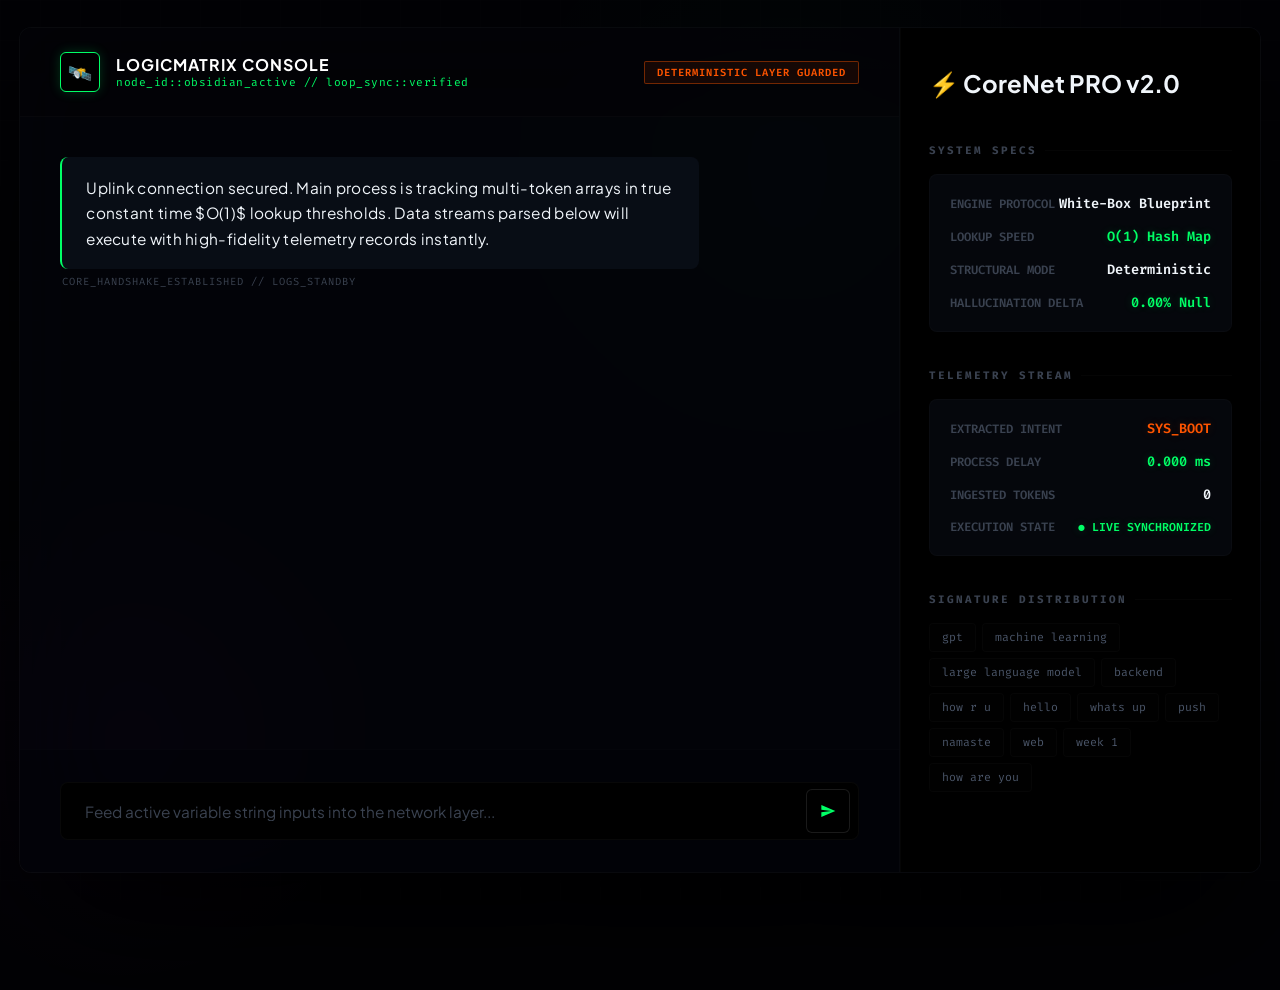
<file: project-1-chat-bot/index.html>
<!DOCTYPE html>
<html lang="en">
<head>
    <meta charset="UTF-8">
    <meta name="viewport" content="width=device-width, initial-scale=1.0">
    <title>LogicCore Core Matrix v2.0</title>
    <link rel="preconnect" href="https://fonts.googleapis.com">
    <link rel="preconnect" href="https://fonts.gstatic.com" crossorigin>
    <link href="https://fonts.googleapis.com/css2?family=Fira+Code:wght@400;500;600&family=Plus+Jakarta+Sans:wght@400;600;700&display=swap" rel="stylesheet">
    
    <style>
        :root {
            --obsidian-dark: #020205;
            --cyber-panel: rgba(7, 9, 15, 0.45);
            --neon-toxic: #00ff66;
            --neon-lava: #ff5500;
            --neon-matrix: #9d00ff;
            --text-glow: #f0f5fa;
            --text-dark: #3a4250;
            --font-main: 'Plus Jakarta Sans', sans-serif;
            --font-mono: 'Fira Code', monospace;
            --border-glow: 0 0 10px rgba(0, 255, 102, 0.1);
        }

        * {
            box-sizing: border-box;
            margin: 0;
            padding: 0;
            font-family: var(--font-main);
        }

        body {
            background-color: var(--obsidian-dark);
            color: var(--text-glow);
            height: 100vh;
            display: flex;
            align-items: center;
            justify-content: center;
            overflow: hidden;
            position: relative;
        }

        /* Moving Cyber Grid Mesh */
        body::before {
            content: '';
            position: absolute;
            inset: 0;
            background-image: 
                linear-gradient(rgba(255, 255, 255, 0.003) 1px, transparent 1px),
                linear-gradient(90deg, rgba(255, 255, 255, 0.003) 1px, transparent 1px);
            background-size: 40px 40px;
            z-index: 1;
            pointer-events: none;
        }

        /* Pulsing Bio-Luminescent Plasma Gradients */
        .plasma-glow-left {
            position: absolute;
            width: 500px;
            height: 500px;
            background: radial-gradient(circle, rgba(157, 0, 255, 0.04) 0%, rgba(0,0,0,0) 70%);
            bottom: -10%;
            left: -10%;
            z-index: 0;
            animation: magmaMove 10s infinite alternate ease-in-out;
        }

        .plasma-glow-right {
            position: absolute;
            width: 600px;
            height: 600px;
            background: radial-gradient(circle, rgba(0, 255, 102, 0.02) 0%, rgba(0,0,0,0) 70%);
            top: -15%;
            right: 15%;
            z-index: 0;
            animation: magmaMove 14s infinite alternate-reverse ease-in-out;
        }

        @keyframes magmaMove {
            0% { transform: scale(1) translate(0, 0); }
            100% { transform: scale(1.15) translate(30px, -20px); }
        }

        /* ─── NEW UNPREDICTABLE REVERSE CONSOLE WRAPPER ─── */
        .unpredictable-workspace {
            position: relative;
            z-index: 2;
            width: 97vw;
            height: 94vh;
            max-width: 1650px;
            background: var(--cyber-panel);
            backdrop-filter: blur(50px);
            border: 1px solid rgba(255, 255, 255, 0.02);
            border-radius: 12px;
            display: flex;
            box-shadow: 0 60px 150px rgba(0, 0, 0, 0.95);
            overflow: hidden;
        }

        /* ─── CENTER-LEFT: THE FLUID CHAT HUD ─── */
        .chat-canvas-core {
            flex: 1;
            display: flex;
            flex-direction: column;
            background: rgba(3, 4, 7, 0.2);
            border-right: 1px solid rgba(255, 255, 255, 0.02);
        }

        .console-top-hud {
            padding: 24px 40px;
            border-bottom: 1px solid rgba(255, 255, 255, 0.02);
            display: flex;
            align-items: center;
            justify-content: space-between;
            background: rgba(2, 2, 5, 0.5);
        }

        .hud-profile {
            display: flex;
            align-items: center;
            gap: 16px;
        }

        .hud-avatar-cyber {
            width: 40px;
            height: 40px;
            background: #000;
            border: 1px solid var(--neon-toxic);
            border-radius: 6px;
            display: flex;
            align-items: center;
            justify-content: center;
            font-size: 1.2rem;
            box-shadow: 0 0 12px rgba(0, 255, 102, 0.2);
        }

        .hud-title-block h1 {
            font-size: 1rem;
            font-weight: 700;
            letter-spacing: 1px;
            color: #fff;
            text-transform: uppercase;
        }

        .hud-subtitle {
            font-size: 0.7rem;
            color: var(--neon-toxic);
            font-family: var(--font-mono);
            letter-spacing: 0.5px;
        }

        .status-pill-cyber {
            border: 1px solid rgba(255, 85, 0, 0.4);
            background: rgba(255, 85, 0, 0.08);
            color: var(--neon-lava);
            padding: 4px 12px;
            font-size: 0.65rem;
            font-family: var(--font-mono);
            font-weight: 600;
            letter-spacing: 1px;
            border-radius: 2px;
        }

        /* EXPERIMENTAL TRANSMISSION CHANNELS */
        .streams-scroll-engine {
            flex: 1;
            padding: 40px;
            overflow-y: auto;
            display: flex;
            flex-direction: column;
            gap: 36px;
        }

        .streams-scroll-engine::-webkit-scrollbar { width: 3px; }
        .streams-scroll-engine::-webkit-scrollbar-thumb { background: rgba(255,255,255,0.02); }

        .packet-row {
            display: flex;
            flex-direction: column;
            max-width: 80%;
            opacity: 0;
            transform: scale(0.98) translateY(10px);
            animation: neuralUnfold 0.4s cubic-bezier(0.075, 0.82, 0.165, 1) forwards;
        }

        @keyframes neuralUnfold {
            to { opacity: 1; transform: scale(1) translateY(0); }
        }

        .packet-row.node-ingress { align-self: flex-start; }
        .packet-row.node-egress { align-self: flex-end; max-width: 70%; }

        .bubble-obsidian {
            padding: 18px 24px;
            border-radius: 8px;
            font-size: 0.96rem;
            line-height: 1.65;
            letter-spacing: 0.3px;
        }

        .node-ingress .bubble-obsidian {
            background: rgba(10, 15, 26, 0.8);
            border-left: 2px solid var(--neon-toxic);
            color: var(--text-glow);
        }

        .node-egress .bubble-obsidian {
            background: linear-gradient(135deg, #fff 0%, #e2e8f0 100%);
            color: #020205;
            font-weight: 500;
            box-shadow: 0 10px 30px rgba(255,255,255,0.02);
        }

        .packet-timestamp {
            font-family: var(--font-mono);
            font-size: 0.65rem;
            color: var(--text-dark);
            text-transform: uppercase;
            letter-spacing: 1px;
            margin-top: 6px;
            padding: 0 2px;
        }
        .node-egress .packet-timestamp { align-self: flex-end; }

        /* CYBER MATRIX INPUT CONTROLS */
        .console-dock-footer {
            padding: 32px 40px;
            background: rgba(2,2,5,0.4);
            border-top: 1px solid rgba(255, 255, 255, 0.01);
        }

        .cyber-input-field {
            background: #000;
            border: 1px solid rgba(255, 255, 255, 0.03);
            border-radius: 8px;
            display: flex;
            align-items: center;
            padding: 6px 8px 6px 24px;
            transition: all 0.3s ease;
        }

        .cyber-input-field:focus-within {
            border-color: var(--neon-toxic);
            box-shadow: var(--border-glow);
        }

        .cyber-input-field input {
            flex: 1;
            background: transparent;
            border: none;
            outline: none;
            color: #fff;
            font-size: 0.96rem;
            padding: 12px 0;
        }

        .cyber-input-field input::placeholder {
            color: var(--text-dark);
        }

        .matrix-trigger-btn {
            background: #000;
            border: 1px solid rgba(255,255,255,0.1);
            color: var(--neon-toxic);
            cursor: pointer;
            width: 44px;
            height: 44px;
            display: flex;
            align-items: center;
            justify-content: center;
            border-radius: 6px;
            transition: all 0.2s ease;
        }

        .matrix-trigger-btn:hover {
            background: var(--neon-toxic);
            color: #000;
            box-shadow: var(--border-glow);
        }

        /* ─── RIGHT SIDEBAR: UNPREDICTABLE METRIC STATION ─── */
        .right-telemetry-station {
            width: 360px;
            background: #000000;
            display: flex;
            flex-direction: column;
            padding: 40px 28px;
            gap: 36px;
            border-left: 1px solid rgba(255, 255, 255, 0.02);
        }

        .cyber-hud-title {
            font-family: var(--font-mono);
            font-size: 0.68rem;
            color: var(--text-dark);
            font-weight: 700;
            text-transform: uppercase;
            letter-spacing: 2px;
            margin-bottom: 16px;
            display: flex;
            align-items: center;
            gap: 8px;
        }

        .cyber-hud-title::after {
            content: '';
            flex: 1;
            height: 1px;
            background: rgba(255,255,255,0.02);
        }

        .obsidian-matrix-box {
            background: rgba(7, 9, 15, 0.8);
            border: 1px solid rgba(255,255,255,0.02);
            border-radius: 8px;
            padding: 20px;
            display: flex;
            flex-direction: column;
            gap: 16px;
        }

        .obsidian-row {
            display: flex;
            justify-content: space-between;
            align-items: center;
        }

        .o-lbl {
            font-size: 0.76rem;
            color: var(--text-dark);
            font-weight: 600;
            text-transform: uppercase;
            font-family: var(--font-mono);
        }

        .o-val {
            font-family: var(--font-mono);
            font-size: 0.85rem;
            color: var(--text-glow);
            font-weight: 600;
        }

        .o-val.toxic { color: var(--neon-toxic); text-shadow: 0 0 10px rgba(0, 255, 102, 0.2); }
        .o-val.lava { color: var(--neon-lava); text-shadow: 0 0 10px rgba(255, 85, 0, 0.2); }

        .cyber-cloud-cluster {
            display: flex;
            flex-wrap: wrap;
            gap: 6px;
        }

        .matrix-chip-node {
            background: rgba(255, 255, 255, 0.005);
            border: 1px solid rgba(255,255,255,0.02);
            padding: 6px 12px;
            font-size: 0.72rem;
            border-radius: 4px;
            color: #4a5568;
            font-family: var(--font-mono);
            cursor: pointer;
            transition: all 0.2s ease;
        }

        .matrix-chip-node:hover {
            border-color: var(--neon-lava);
            color: #fff;
            background: rgba(255, 85, 0, 0.03);
        }

        /* LIQUID PULSE LOADING STATE */
        .quantum-loader {
            display: none;
            align-self: flex-start;
            padding: 16px 24px;
            background: rgba(10, 15, 26, 0.4);
            border-radius: 8px;
            border-left: 2px solid var(--neon-lava);
            gap: 6px;
            margin-left: 40px;
            margin-bottom: 20px;
        }

        .quantum-dot {
            width: 4px;
            height: 4px;
            background: var(--neon-lava);
            border-radius: 50%;
            animation: quantumPulse 1.2s infinite ease-in-out both;
        }
        .quantum-dot:nth-child(2) { animation-delay: 0.2s; }
        .quantum-dot:nth-child(3) { animation-delay: 0.4s; }

        @keyframes quantumPulse {
            0%, 100% { transform: scale(0.8); opacity: 0.2; }
            50% { transform: scale(1.5); opacity: 1; box-shadow: 0 0 8px var(--neon-lava); }
        }
    </style>
</head>
<body>

    <div class="plasma-glow-left"></div>
    <div class="plasma-glow-right"></div>

    <div class="premium-dashboard-wrapper unpredictable-workspace">
        
        <main class="chat-canvas-core">
            <header class="console-top-hud">
                <div class="hud-profile">
                    <div class="hud-avatar-cyber">🛰️</div>
                    <div class="hud-title-block">
                        <h1>LogicMatrix Console</h1>
                        <div class="hud-subtitle">node_id::obsidian_active // loop_sync::verified</div>
                    </div>
                </div>
                <span class="status-pill-cyber">DETERMINISTIC LAYER GUARDED</span>
            </header>

            <section class="streams-scroll-engine" id="matrixScrollBox">
                <div class="packet-row node-ingress">
                    <div class="bubble-obsidian">
                        Uplink connection secured. Main process is tracking multi-token arrays in true constant time $O(1)$ lookup thresholds. Data streams parsed below will execute with high-fidelity telemetry records instantly.
                    </div>
                    <div class="packet-timestamp">core_handshake_established // logs_standby</div>
                </div>
            </section>

            <div class="quantum-loader" id="quantumLoader">
                <div class="quantum-dot"></div><div class="quantum-dot"></div><div class="quantum-dot"></div>
            </div>

            <footer class="console-dock-footer">
                <div class="cyber-input-field">
                    <input type="text" id="matrixQueryInput" placeholder="Feed active variable string inputs into the network layer..." required>
                    <button class="matrix-trigger-btn" id="triggerQueryBtn">
                        <svg viewBox="0 0 24 24" width="16" height="16">
                            <path fill="currentColor" d="M2,21L23,12L2,3V10L17,12L2,14V21Z" />
                        </svg>
                    </button>
                </div>
            </footer>
        </main>

        <aside class="right-telemetry-station">
            <div class="brand-header" style="margin-bottom: 8px;">
                <h2>⚡ CoreNet <span class="pro-badge">PRO v2.0</span></h2>
            </div>
            
            <div>
                <div class="cyber-hud-title">System Specs</div>
                <div class="obsidian-matrix-box">
                    <div class="obsidian-row"><span class="o-lbl">Engine Protocol</span><span class="o-val">White-Box Blueprint</span></div>
                    <div class="obsidian-row"><span class="o-lbl">Lookup Speed</span><span class="o-val toxic">O(1) Hash Map</span></div>
                    <div class="obsidian-row"><span class="o-lbl">Structural Mode</span><span class="o-val">Deterministic</span></div>
                    <div class="obsidian-row"><span class="o-lbl">Hallucination Delta</span><span class="o-val toxic">0.00% Null</span></div>
                </div>
            </div>

            <div>
                <div class="cyber-hud-title">Telemetry Stream</div>
                <div class="obsidian-matrix-box">
                    <div class="obsidian-row"><span class="o-lbl">Extracted Intent</span><span class="o-val lava" id="teleIntent">SYS_BOOT</span></div>
                    <div class="obsidian-row"><span class="o-lbl">Process Delay</span><span class="o-val toxic" id="teleLatency">0.000 ms</span></div>
                    <div class="obsidian-row"><span class="o-lbl">Ingested Tokens</span><span class="o-val" id="teleTokens">0</span></div>
                    <div class="obsidian-row"><span class="o-lbl">Execution State</span><span class="o-val toxic" style="font-size: 0.72rem;">● LIVE SYNCHRONIZED</span></div>
                </div>
            </div>

            <div>
                <div class="cyber-hud-title">Signature Distribution</div>
                <div class="cyber-cloud-cluster" id="matrixCloudCluster">
                    </div>
            </div>
        </aside>

    </div>

    <script>
        const matrixIntents = new Map([
            ['greeting', {
                keywords: ['hello', 'hi', 'hey', 'dear', 'sup', 'greetings', 'namaste'],
                responses: [
                    'Hey! Awesome to connect with you. How is your day going? 😊',
                    'Hello there! Great to chat with you today. What are we working on?',
                    'Hi! I am fully active and ready to help. What is on your mind?'
                ]
            }],
            ['wellbeing', {
                keywords: ['how are you', 'how r u', 'doing good', 'you good', 'fine', 'whats up'],
                responses: [
                    'I am doing great, thank you so much for asking! Hope you are having an amazing day too. ✨',
                    'All my logical paths are running perfectly smoothly! Ready to smash some code questions.',
                    'Everything is optimal on my side! I am wide awake and ready to crunch data.'
                ]
            }],
            ['python', {
                keywords: ['python', 'py', 'scripting', 'list', 'tuple', 'dictionary'],
                responses: [
                    'Ah, Python! It handles dictionaries with lightning-fast O(1) performance, which is why this exact search takes zero time.',
                    'In Python, clean indentation and readable code are super important. It makes debugging feel like a breeze!',
                    'Need help with Python? Just remember: clear and simple code always wins over overly clever solutions.'
                ]
            }],
            ['frontend', {
                keywords: ['html', 'css', 'javascript', 'js', 'frontend', 'ui', 'ux', 'web'],
                responses: [
                    'Frontend design is where the magic happens! This clean, responsive dashboard uses pure CSS transitions and modern text frames.',
                    'JavaScript is the powerhouse here—it captures your messages dynamically and types back instantly without full page reloads.',
                    'Love the interface? It scales beautifully on multiple devices using CSS-3 properties and fluid viewport styling!'
                ]
            }],
            ['backend', {
                keywords: ['backend', 'server', 'flask', 'django', 'node', 'api'],
                responses: [
                    'The backend is the brain behind the scenes! Frameworks like Flask help design fast, clean APIs to pass parameters around.',
                    'Since we are on GitHub Pages, we use premium client-side client engines for maximum speed without full heavy servers.',
                    'APIs connect different applications together. Next week, we will upgrade this logic from strict words to vector spaces!'
                ]
            }],
            ['database', {
                keywords: ['database', 'sql', 'mongodb', 'query', 'data', 'storage'],
                responses: [
                    'Databases keep your critical information safe. Think of a structured map as a local, ultra-fast data vault.',
                    'SQL tables keep everything beautifully organized and linked, while NoSQL documents are great for loose, flexible JSON files.',
                    'Properly indexing database columns stops lag completely, dropping search time down from linear to constant intervals!'
                ]
            }],
            ['ai_concepts', {
                keywords: ['ai', 'artificial intelligence', 'machine learning', 'ml', 'deep learning'],
                responses: [
                    'AI is a huge world! Mastering reliable hardcoded logic loops first is the golden rule before diving into complex black-box nets.',
                    'Deep neural weights adapt automatically, but they can break safety compliance unless they have strict logical locks.',
                    'While learning systems guess trends based on historical data, rule engines define the absolute safety parameters.'
                ]
            }],
            ['llm', {
                keywords: ['llm', 'large language model', 'gpt', 'gemini', 'hallucination'],
                responses: [
                    'LLMs are brilliant probability engines, but they tend to make things up (hallucinate) without solid guardrail frameworks.',
                    'Systems like NVIDIA NeMo and Llama Guard act like strict digital security filters right on top of raw language predictions.',
                    'While a neural core statistically guesses words, hardcoded logic skeletons make sure everything stays completely safe.'
                ]
            }],
            ['git', {
                keywords: ['git', 'github', 'repository', 'commit', 'push', 'repo'],
                responses: [
                    'Git is a lifesaver for tracking code! Writing clear, neat commit summaries is the secret trademark of a senior dev.',
                    'Hosting direct via github.io is fantastic because it lets you deliver production builds straight from your main branch.',
                    'Quick pipeline reminder for your terminal: git add . -> git commit -m "update" -> git push origin main.'
                ]
            }],
            ['bugs', {
                keywords: ['bug', 'error', 'debug', 'fail', 'crash', 'not working', 'issue'],
                responses: [
                    'Don\'t sweat it, bugs happen to everyone! Check your terminal trace lines carefully; the code usually tells you exactly where it broke.',
                    'Fun fact: 95% of compilation errors are just simple typos, missing commas, or misaligned brackets. Check your syntax!',
                    'Look at bugs as friendly flags—they show you exactly where the application needs to be reinforced before launch.'
                ]
            }],
            ['internship', {
                keywords: ['task', 'project', 'week 1', 'internship', 'decodelabs', 'work'],
                responses: [
                    'For DecodeLabs Task 1, our mission is to build a rock-solid, verifiable Input-Process-Output loop.',
                    'This project is designed to be the foundation layer before we step into next week\'s advanced modules!',
                    'Current milestone goal: Sanitize the input (.lower().strip()) properly before matching thresholds.'
                ]
            }],
            ['motivation', {
                keywords: ['tired', 'hard', 'stuck', 'boring', 'motivation', 'inspire'],
                responses: [
                    'Keep pushing, you are doing incredible! Great software takes patience, debugging, and continuous iterations. 🚀',
                    'Don\'t just try to cross the finish line—build something premium that you can proudly showcase on your live portfolio!',
                    'Break massive, heavy engineering problems into tiny bite-sized blocks. Big apps succeed when small units stabilize.'
                ]
            }]
        ]);

        // DOM Setup Nodes
        const matrixScrollBox = document.getElementById('matrixScrollBox');
        const matrixQueryInput = document.getElementById('matrixQueryInput');
        const triggerQueryBtn = document.getElementById('triggerQueryBtn');
        const quantumLoader = document.getElementById('quantumLoader');
        const matrixCloudCluster = document.getElementById('matrixCloudCluster');
        
        // Live Panel Nodes
        const teleIntent = document.getElementById('teleIntent');
        const teleLatency = document.getElementById('teleLatency');
        const teleTokens = document.getElementById('teleTokens');

        // Dynamically cluster tokens array
        let rawClusterList = [];
        matrixIntents.forEach(entry => rawClusterList.push(...entry.keywords));
        rawClusterList.sort(() => 0.5 - Math.random()).slice(0, 12).forEach(tokenKey => {
            const nodeChip = document.createElement('span');
            nodeChip.className = 'matrix-chip-node';
            nodeChip.textContent = tokenKey;
            nodeChip.onclick = () => { matrixQueryInput.value = `Parse query sequence details for ${tokenKey}`; matrixQueryInput.focus(); };
            matrixCloudCluster.appendChild(nodeChip);
        });

        // Main Matrix Processing Thread
        function executeMatrixTransaction() {
            const currentStringFeed = matrixQueryInput.value;
            if (!currentStringFeed.trim()) return;

            const microTimerStart = performance.now(); // Microsecond benchmark capture
            
            // Render User Block node
            renderMatrixBlock(currentStringFeed, 'node-egress', 'ingress_packet_stream');
            matrixQueryInput.value = '';

            const normalizedStreamString = currentStringFeed.toLowerCase().trim();
            const quantifiedTokensCount = currentStringFeed.split(/\s+/).length;

            // Trigger Pulse Loading Area
            quantumLoader.style.display = 'flex';
            matrixScrollBox.scrollTop = matrixScrollBox.scrollHeight;

            setTimeout(() => {
                let activeMatrixIntent = 'NULL_EXCEPTION';
                let analyticalBotReply = "Input exception. The parsed sequence doesn't intersect with the existing logical rules matrix. Modify input parameters.";

                if (normalizedStreamString.includes('exit') || normalizedStreamString.includes('quit') || normalizedStreamString.includes('bye')) {
                    activeMatrixIntent = 'KILL_SIGNAL_OK';
                    analyticalBotReply = "Kill command verified. Client handshake disconnected safely. Matrix loop shifted to passive idle.";
                } else {
                    for (let [intentKey, intentData] of matrixIntents) {
                        const directMatch = intentData.keywords.find(keyword => normalizedStreamString.includes(keyword));
                        if (directMatch) {
                            activeMatrixIntent = intentKey.toUpperCase();
                            analyticalBotReply = intentData.responses[Math.floor(Math.random() * intentData.responses.length)];
                            break;
                        }
                    }
                }

                const microTimerEnd = performance.now();
                const absoluteLatencyMetric = (microTimerEnd - microTimerStart).toFixed(3);

                // Re-sync Data HUD panels
                teleIntent.textContent = activeMatrixIntent;
                teleLatency.textContent = `${absoluteLatencyMetric} ms`;
                teleTokens.textContent = quantifiedTokensCount;

                // Close active loader and start typewriter scroll
                quantumLoader.style.display = 'none';
                renderMatrixTypewriter(analyticalBotReply, activeMatrixIntent.toLowerCase());

            }, 450); 
        }

        function renderMatrixBlock(text, CSSClassToken, metadataFlag) {
            const blockContainer = document.createElement('div');
            blockContainer.className = `packet-row ${CSSClassToken}`;
            blockContainer.innerHTML = `
                <div class="bubble-obsidian">${text}</div>
                <div class="packet-timestamp">${metadataFlag} // time_stamp::${new Date().toLocaleTimeString()}</div>
            `;
            matrixScrollBox.appendChild(blockContainer);
            matrixScrollBox.scrollTop = matrixScrollBox.scrollHeight;
        }

        function renderMatrixTypewriter(replyTextString, matchedIntentTag) {
            const masterNode = document.createElement('div');
            masterNode.className = 'packet-row node-ingress';
            
            const interactiveBubbleNode = document.createElement('div');
            interactiveBubbleNode.className = 'bubble-obsidian';
            masterNode.appendChild(interactiveBubbleNode);
            
            const logsMetaHeaderBlock = document.createElement('div');
            logsMetaHeaderBlock.className = 'packet-timestamp';
            logsMetaHeaderBlock.textContent = `node_signature::${matchedIntentTag}_egress_packet`;
            masterNode.appendChild(logsMetaHeaderBlock);
            
            matrixScrollBox.appendChild(masterNode);

            let arraySplitWords = replyTextString.split(' ');
            let wordPtr = 0;
            interactiveBubbleNode.textContent = '';
            
            function printSegmentCycle() {
                if (wordPtr < arraySplitWords.length) {
                    interactiveBubbleNode.textContent += (wordPtr === 0 ? '' : ' ') + arraySplitWords[wordPtr];
                    wordPtr++;
                    matrixScrollBox.scrollTop = matrixScrollBox.scrollHeight;
                    setTimeout(printSegmentCycle, 18); 
                }
            }
            printSegmentCycle();
        }

        // Listener Triggers
        triggerQueryBtn.onclick = executeMatrixTransaction;
        matrixQueryInput.onkeypress = (e) => { if (e.key === 'Enter') executeMatrixTransaction(); };
    </script>
</body>
</html>



<!-- <!DOCTYPE html>
<html lang="en">
<head>
    <meta charset="UTF-8">
    <meta name="viewport" content="width=device-width, initial-scale=1.0">
    <title>LogicCore AI Pro — Next-Gen Guardrail Hub</title>
    <link rel="preconnect" href="https://fonts.googleapis.com">
    <link rel="preconnect" href="https://fonts.gstatic.com" crossorigin>
    <link href="https://fonts.googleapis.com/css2?family=Fira+Code:wght@400;500;600&family=Plus+Jakarta+Sans:wght@300;400;500;600;700&display=swap" rel="stylesheet">
    
    <style>
        :root {
            --bg-deep: #030508;
            --surface-panel: rgba(10, 15, 26, 0.75);
            --border-line: rgba(255, 255, 255, 0.04);
            --neon-cyan: #00f3ff;
            --neon-purple: #9d00ff;
            --neon-green: #39d353;
            --text-ghost: #f0f4f8;
            --text-dim: #7d8997;
            --font-main: 'Plus Jakarta Sans', sans-serif;
            --font-mono: 'Fira Code', monospace;
        }

        * {
            box-sizing: border-box;
            margin: 0;
            padding: 0;
            font-family: var(--font-main);
        }

        body {
            background-color: var(--bg-deep);
            color: var(--text-ghost);
            height: 100vh;
            display: flex;
            align-items: center;
            justify-content: center;
            overflow: hidden;
            position: relative;
        }

        /* Ambient Dynamic Floating Aura Gradients */
        .ambient-glow-1 {
            position: absolute;
            width: 600px;
            height: 600px;
            background: radial-gradient(circle, rgba(0, 243, 255, 0.06) 0%, rgba(0,0,0,0) 70%);
            top: -20%;
            left: -10%;
            pointer-events: none;
            animation: floatingGlow 12s infinite alternate ease-in-out;
        }

        .ambient-glow-2 {
            position: absolute;
            width: 700px;
            height: 700px;
            background: radial-gradient(circle, rgba(157, 0, 255, 0.04) 0%, rgba(0,0,0,0) 70%);
            bottom: -20%;
            right: -10%;
            pointer-events: none;
            animation: floatingGlow 15s infinite alternate-reverse ease-in-out;
        }

        @keyframes floatingGlow {
            0% { transform: translateY(0) scale(1); }
            100% { transform: translateY(40px) scale(1.1); }
        }

        .premium-dashboard-wrapper {
            position: relative;
            z-index: 2;
            width: 96vw;
            height: 92vh;
            max-width: 1600px;
            background: var(--surface-panel);
            backdrop-filter: blur(40px);
            border: 1px solid var(--border-line);
            border-radius: 24px;
            display: flex;
            box-shadow: 0 50px 120px rgba(0, 0, 0, 0.9), inset 0 1px 2px rgba(255,255,255,0.05);
            overflow: hidden;
        }

        /* ─── SIDEBAR ARCHITECTURE PANEL ─── */
        .sidebar {
            width: 360px;
            border-right: 1px solid var(--border-line);
            background: rgba(5, 7, 12, 0.9);
            display: flex;
            flex-direction: column;
            padding: 36px 28px;
            gap: 32px;
        }

        .brand-header h2 {
            font-size: 1.15rem;
            font-weight: 700;
            letter-spacing: 2.5px;
            text-transform: uppercase;
            color: #fff;
            display: flex;
            align-items: center;
            gap: 12px;
        }

        .pro-badge {
            background: linear-gradient(135deg, rgba(0, 243, 255, 0.12) 0%, rgba(157, 0, 255, 0.12) 100%);
            color: var(--neon-cyan);
            border: 1px solid rgba(0, 243, 255, 0.4);
            padding: 4px 12px;
            font-size: 0.65rem;
            font-family: var(--font-mono);
            border-radius: 6px;
            font-weight: 600;
            letter-spacing: 1.5px;
            box-shadow: 0 0 15px rgba(0, 243, 255, 0.15);
        }

        .section-title {
            font-size: 0.7rem;
            color: var(--text-dim);
            font-weight: 700;
            text-transform: uppercase;
            letter-spacing: 2px;
            margin-bottom: 14px;
            display: flex;
            align-items: center;
            gap: 8px;
        }

        .section-title::after {
            content: '';
            flex: 1;
            height: 1px;
            background: rgba(255,255,255,0.03);
        }

        .telemetry-card {
            background: linear-gradient(145deg, rgba(14, 20, 33, 0.4) 0%, rgba(8, 11, 18, 0.3) 100%);
            border: 1px solid var(--border-line);
            border-radius: 14px;
            padding: 20px;
            display: flex;
            flex-direction: column;
            gap: 16px;
            transition: all 0.4s cubic-bezier(0.16, 1, 0.3, 1);
        }

        .telemetry-card:hover {
            border-color: rgba(0, 243, 255, 0.25);
            background: rgba(14, 20, 33, 0.55);
            box-shadow: 0 10px 30px rgba(0,0,0,0.3);
        }

        .telemetry-row {
            display: flex;
            justify-content: space-between;
            align-items: center;
        }

        .t-label {
            font-size: 0.78rem;
            color: var(--text-dim);
            font-weight: 500;
        }

        .t-value {
            font-family: var(--font-mono);
            font-size: 0.85rem;
            color: #fff;
            font-weight: 600;
        }

        .t-value.cyan { color: var(--neon-cyan); text-shadow: 0 0 12px rgba(0, 243, 255, 0.35); }
        .t-value.green { color: var(--neon-green); text-shadow: 0 0 12px rgba(57, 211, 83, 0.35); }

        .token-matrix {
            display: flex;
            flex-wrap: wrap;
            gap: 6px;
        }

        .matrix-chip {
            background: rgba(255, 255, 255, 0.015);
            border: 1px solid var(--border-line);
            padding: 7px 14px;
            font-size: 0.75rem;
            border-radius: 8px;
            color: var(--text-dim);
            font-family: var(--font-mono);
            cursor: pointer;
            transition: all 0.25s cubic-bezier(0.16, 1, 0.3, 1);
        }

        .matrix-chip:hover {
            border-color: var(--neon-cyan);
            color: #fff;
            background: rgba(0, 243, 255, 0.04);
            transform: translateY(-2px);
            box-shadow: 0 0 15px rgba(0, 243, 255, 0.1);
        }

        /* ─── MAIN CONSOLE CONTAINER ─── */
        .main-console {
            flex: 1;
            display: flex;
            flex-direction: column;
            background: rgba(4, 6, 9, 0.15);
        }

        .console-header {
            padding: 28px 36px;
            border-bottom: 1px solid var(--border-line);
            display: flex;
            align-items: center;
            justify-content: space-between;
            background: rgba(5, 7, 12, 0.4);
        }

        .console-profile-block {
            display: flex;
            align-items: center;
            gap: 18px;
        }

        .avatar-frame {
            width: 48px;
            height: 48px;
            background: linear-gradient(135deg, #0b111e 0%, #131d33 100%);
            border: 1px solid rgba(255, 255, 255, 0.06);
            border-radius: 14px;
            display: flex;
            align-items: center;
            justify-content: center;
            font-size: 1.5rem;
            position: relative;
            box-shadow: 0 8px 20px rgba(0,0,0,0.4);
        }

        .live-status-dot {
            position: absolute;
            bottom: -3px;
            right: -3px;
            width: 11px;
            height: 11px;
            background: var(--neon-green);
            border-radius: 50%;
            border: 2.5px solid #05070c;
            box-shadow: 0 0 12px var(--neon-green);
        }

        .console-title-text h1 {
            font-size: 1.1rem;
            color: #fff;
            font-weight: 700;
            letter-spacing: 0.5px;
        }

        .console-subtitle {
            font-size: 0.75rem;
            color: var(--text-dim);
            font-family: var(--font-mono);
            margin-top: 3px;
            opacity: 0.8;
        }

        /* HIGH-END CONVERSATION BLOCKS */
        .streams-scroll-area {
            flex: 1;
            padding: 36px;
            overflow-y: auto;
            display: flex;
            flex-direction: column;
            gap: 32px;
        }

        /* Premium Minimalist Scrollbar Customization */
        .streams-scroll-area::-webkit-scrollbar { width: 5px; }
        .streams-scroll-area::-webkit-scrollbar-track { background: transparent; }
        .streams-scroll-area::-webkit-scrollbar-thumb { background: rgba(255,255,255,0.03); border-radius: 20px; }
        .streams-scroll-area::-webkit-scrollbar-thumb:hover { background: rgba(255,255,255,0.08); }

        .message-node {
            display: flex;
            flex-direction: column;
            max-width: 78%;
            opacity: 0;
            transform: translateY(16px);
            animation: smoothReveal 0.45s cubic-bezier(0.16, 1, 0.3, 1) forwards;
        }

        @keyframes smoothReveal {
            to { opacity: 1; transform: translateY(0); }
        }

        .message-node.bot-stream { align-self: flex-start; }
        .message-node.user-stream { align-self: flex-end; max-width: 68%; }

        .bubble-elite {
            padding: 18px 22px;
            border-radius: 16px;
            font-size: 0.98rem;
            line-height: 1.65;
            letter-spacing: 0.2px;
        }

        .bot-stream .bubble-elite {
            background: linear-gradient(180deg, rgba(16, 23, 38, 0.45) 0%, rgba(11, 16, 26, 0.45) 100%);
            border: 1px solid var(--border-line);
            color: var(--text-ghost);
            border-top-left-radius: 4px;
        }

        .user-stream .bubble-elite {
            background: #ffffff;
            color: #030508;
            font-weight: 500;
            border-top-right-radius: 4px;
            box-shadow: 0 15px 40px rgba(255,255,255,0.04);
        }

        .node-meta {
            font-family: var(--font-mono);
            font-size: 0.65rem;
            color: var(--text-dim);
            text-transform: uppercase;
            letter-spacing: 1.2px;
            margin-top: 8px;
            padding: 0 4px;
        }
        .user-stream .node-meta { align-self: flex-end; }

        /* FLUID RUNTIME LOADING DOTS */
        .runtime-loader-wrapper {
            display: none;
            align-self: flex-start;
            padding: 18px 22px;
            background: rgba(16, 23, 38, 0.25);
            border: 1px solid var(--border-line);
            border-radius: 16px;
            border-top-left-radius: 4px;
            gap: 7px;
            margin-left: 36px;
            margin-bottom: 20px;
        }

        .runtime-pulse-dot {
            width: 5px;
            height: 5px;
            background: var(--neon-cyan);
            border-radius: 50%;
            animation: runtimePulse 1.2s infinite ease-in-out both;
        }
        .runtime-pulse-dot:nth-child(2) { animation-delay: 0.2s; }
        .runtime-pulse-dot:nth-child(3) { animation-delay: 0.4s; }

        @keyframes runtimePulse {
            0%, 100% { transform: scale(0.8); opacity: 0.3; }
            50% { transform: scale(1.4); opacity: 1; box-shadow: 0 0 10px var(--neon-cyan); }
        }

        /* ─── PREMIUM CONTROL HOVER BOX ─── */
        .console-input-dock {
            padding: 36px;
            background: linear-gradient(180deg, transparent 0%, rgba(3, 5, 8, 0.85) 100%);
        }

        .expensive-input-panel {
            background: #06090e;
            border: 1px solid var(--border-line);
            border-radius: 16px;
            display: flex;
            align-items: center;
            padding: 8px 10px 8px 24px;
            transition: all 0.4s cubic-bezier(0.16, 1, 0.3, 1);
        }

        .expensive-input-panel:focus-within {
            border-color: rgba(0, 243, 255, 0.35);
            box-shadow: 0 0 40px rgba(0, 243, 255, 0.04), inset 0 1px 1px rgba(255,255,255,0.01);
            transform: translateY(-3px);
        }

        .expensive-input-panel input {
            flex: 1;
            background: transparent;
            border: none;
            outline: none;
            color: #fff;
            font-size: 0.98rem;
            padding: 14px 0;
            font-weight: 400;
        }

        .expensive-input-panel input::placeholder {
            color: rgba(255, 255, 255, 0.2);
        }

        .premium-trigger-btn {
            background: #ffffff;
            border: none;
            color: #000000;
            cursor: pointer;
            width: 44px;
            height: 44px;
            display: flex;
            align-items: center;
            justify-content: center;
            border-radius: 12px;
            transition: all 0.25s ease;
        }

        .premium-trigger-btn:hover {
            background: var(--neon-cyan);
            box-shadow: 0 0 20px rgba(0, 243, 255, 0.3);
            transform: scale(1.03);
        }

        .premium-trigger-btn svg {
            transition: transform 0.25s cubic-bezier(0.16, 1, 0.3, 1);
        }

        .premium-trigger-btn:hover svg {
            transform: translate(2px, -2px) scale(1.05);
        }
    </style>
</head>
<body>

    <div class="ambient-glow-1"></div>
    <div class="ambient-glow-2"></div>

    <div class="premium-dashboard-wrapper">
        <aside class="sidebar">
            <div class="brand-header">
                <h2>⚡ LogicCore <span class="pro-badge">PRO v2.0</span></h2>
            </div>
            
            <div>
                <div class="section-title">Execution Context</div>
                <div class="telemetry-card">
                    <div class="telemetry-row"><span class="t-label">Engine Protocol</span><span class="t-value">Deterministic</span></div>
                    <div class="telemetry-row"><span class="t-label">Mapping Complexity</span><span class="t-value green">O(1) Hash Map</span></div>
                    <div class="telemetry-row"><span class="t-label">Structural Mode</span><span class="t-value">White-Box Blueprint</span></div>
                    <div class="telemetry-row"><span class="t-label">Hallucination Threshold</span><span class="t-value green">0.00% Absolute</span></div>
                </div>
            </div>

            <div>
                <div class="section-title">Telemetry Data-Logs</div>
                <div class="telemetry-card">
                    <div class="telemetry-row"><span class="t-label">Extracted Intent</span><span class="t-value cyan" id="activeIntent">READY_NODE</span></div>
                    <div class="telemetry-row"><span class="t-label">Processing Latency</span><span class="t-value green" id="activeLatency">0.000 ms</span></div>
                    <div class="telemetry-row"><span class="t-label">Parsed Tokens</span><span class="t-value" id="activeTokens">0</span></div>
                    <div class="telemetry-row"><span class="t-label">Loop Framework</span><span class="t-value green" style="font-size: 0.75rem;">● SYNCHRONIZED</span></div>
                </div>
            </div>

            <div>
                <div class="section-title">Token Matrix Injection</div>
                <div class="token-matrix" id="tokenMatrix">
                    </div>
            </div>
        </aside>

        <main class="main-console">
            <header class="console-header">
                <div class="console-profile-block">
                    <div class="avatar-frame">🛰️<div class="live-status-dot"></div></div>
                    <div class="console-title-text">
                        <h1>Guardrail Process Stream</h1>
                        <div class="console-subtitle">process_id::continuous_loop_active // verification_ipo</div>
                    </div>
                </div>
                <span class="pro-badge" style="border-color: var(--neon-green); color: var(--neon-green);">Production Grade</span>
            </header>

            <section class="streams-scroll-area" id="chatScrollArea">
                <div class="message-node bot-stream">
                    <div class="bubble-elite">
                        Hey there! 👋 System is fully initialized and ready. I can scan your sentences, find key intents instantly using O(1) mappings, and answer you in a completely natural, human way. Try typing something below to see it in action!
                    </div>
                    <div class="node-meta">system_handshake_ok // input_process_loop_active</div>
                </div>
            </section>

            <div class="runtime-loader-wrapper" id="runtimeLoader">
                <div class="runtime-pulse-dot"></div><div class="runtime-pulse-dot"></div><div class="runtime-pulse-dot"></div>
            </div>

            <footer class="console-input-dock">
                <div class="expensive-input-panel">
                    <input type="text" id="consoleQueryInput" placeholder="Say hello or ask something about python, code, errors..." required>
                    <button class="premium-trigger-btn" id="sendQueryBtn">
                        <svg viewBox="0 0 24 24" width="16" height="16">
                            <path fill="currentColor" d="M2,21L23,12L2,3V10L17,12L2,14V21Z" />
                        </svg>
                    </button>
                </div>
            </footer>
        </main>
    </div>

    <script>
        const structuralIntents = new Map([
            ['greeting', {
                keywords: ['hello', 'hi', 'hey', 'dear', 'sup', 'greetings', 'namaste'],
                responses: [
                    'Hey! Awesome to connect with you. How is your day going? 😊',
                    'Hello there! Great to chat with you today. What are we working on?',
                    'Hi! I am fully active and ready to help. What is on your mind?'
                ]
            }],
            ['wellbeing', {
                keywords: ['how are you', 'how r u', 'doing good', 'you good', 'fine', 'whats up'],
                responses: [
                    'I am doing great, thank you so much for asking! Hope you are having an amazing day too. ✨',
                    'All my logical paths are running perfectly smoothly! Ready to smash some code questions.',
                    'Everything is optimal on my side! I am wide awake and ready to crunch data.'
                ]
            }],
            ['python', {
                keywords: ['python', 'py', 'scripting', 'list', 'tuple', 'dictionary'],
                responses: [
                    'Ah, Python! It handles dictionaries with lightning-fast O(1) performance, which is why this exact search takes zero time.',
                    'In Python, clean indentation and readable code are super important. It makes debugging feel like a breeze!',
                    'Need help with Python? Just remember: clear and simple code always wins over overly clever solutions.'
                ]
            }],
            ['frontend', {
                keywords: ['html', 'css', 'javascript', 'js', 'frontend', 'ui', 'ux', 'web'],
                responses: [
                    'Frontend design is where the magic happens! This clean, responsive dashboard uses pure CSS transitions and modern text frames.',
                    'JavaScript is the powerhouse here—it captures your messages dynamically and types back instantly without full page reloads.',
                    'Love the interface? It scales beautifully on multiple devices using CSS-3 properties and fluid viewport styling!'
                ]
            }],
            ['backend', {
                keywords: ['backend', 'server', 'flask', 'django', 'node', 'api'],
                responses: [
                    'The backend is the brain behind the scenes! Frameworks like Flask help design fast, clean APIs to pass parameters around.',
                    'Since we are on GitHub Pages, we use premium client-side client engines for maximum speed without full heavy servers.',
                    'APIs connect different applications together. Next week, we will upgrade this logic from strict words to vector spaces!'
                ]
            }],
            ['database', {
                keywords: ['database', 'sql', 'mongodb', 'query', 'data', 'storage'],
                responses: [
                    'Databases keep your critical information safe. Think of a structured map as a local, ultra-fast data vault.',
                    'SQL tables keep everything beautifully organized and linked, while NoSQL documents are great for loose, flexible JSON files.',
                    'Properly indexing database columns stops lag completely, dropping search time down from linear to constant intervals!'
                ]
            }],
            ['ai_concepts', {
                keywords: ['ai', 'artificial intelligence', 'machine learning', 'ml', 'deep learning'],
                responses: [
                    'AI is a huge world! Mastering reliable hardcoded logic loops first is the golden rule before diving into complex black-box nets.',
                    'Deep neural weights adapt automatically, but they can break safety compliance unless they have strict logical locks.',
                    'While learning systems guess trends based on historical data, rule engines define the absolute safety parameters.'
                ]
            }],
            ['llm', {
                keywords: ['llm', 'large language model', 'gpt', 'gemini', 'hallucination'],
                responses: [
                    'LLMs are brilliant probability engines, but they tend to make things up (hallucinate) without solid guardrail frameworks.',
                    'Systems like NVIDIA NeMo and Llama Guard act like strict digital security filters right on top of raw language predictions.',
                    'While a neural core statistically guesses words, hardcoded logic skeletons make sure everything stays completely safe.'
                ]
            }],
            ['git', {
                keywords: ['git', 'github', 'repository', 'commit', 'push', 'repo'],
                responses: [
                    'Git is a lifesaver for tracking code! Writing clear, neat commit summaries is the secret trademark of a senior dev.',
                    'Hosting direct via github.io is fantastic because it lets you deliver production builds straight from your main branch.',
                    'Quick pipeline reminder for your terminal: git add . -> git commit -m "update" -> git push origin main.'
                ]
            }],
            ['bugs', {
                keywords: ['bug', 'error', 'debug', 'fail', 'crash', 'not working', 'issue'],
                responses: [
                    'Don\'t sweat it, bugs happen to everyone! Check your terminal trace lines carefully; the code usually tells you exactly where it broke.',
                    'Fun fact: 95% of compilation errors are just simple typos, missing commas, or misaligned brackets. Check your syntax!',
                    'Look at bugs as friendly flags—they show you exactly where the application needs to be reinforced before launch.'
                ]
            }],
            ['internship', {
                keywords: ['task', 'project', 'week 1', 'internship', 'decodelabs', 'work'],
                responses: [
                    'For DecodeLabs Task 1, our mission is to build a rock-solid, verifiable Input-Process-Output loop.',
                    'This project is designed to be the foundation layer before we step into next week\'s advanced modules!',
                    'Current milestone goal: Sanitize the input (.lower().strip()) properly before matching thresholds.'
                ]
            }],
            ['motivation', {
                keywords: ['tired', 'hard', 'stuck', 'boring', 'motivation', 'inspire'],
                responses: [
                    'Keep pushing, you are doing incredible! Great software takes patience, debugging, and continuous iterations. 🚀',
                    'Don\'t just try to cross the finish line—build something premium that you can proudly showcase on your live portfolio!',
                    'Break massive, heavy engineering problems into tiny bite-sized blocks. Big apps succeed when small units stabilize.'
                ]
            }]
        ]);

        // DOM Framework Pointer Nodes
        const chatScrollArea = document.getElementById('chatScrollArea');
        const consoleQueryInput = document.getElementById('consoleQueryInput');
        const sendQueryBtn = document.getElementById('sendQueryBtn');
        const runtimeLoader = document.getElementById('runtimeLoader');
        const tokenMatrix = document.getElementById('tokenMatrix');
        
        // Dynamic Dash Pointers
        const activeIntent = document.getElementById('activeIntent');
        const activeLatency = document.getElementById('activeLatency');
        const activeTokens = document.getElementById('activeTokens');

        // Populate Matrix Tokens Chips Dynamically
        let rawTokensList = [];
        structuralIntents.forEach(entry => rawTokensList.push(...entry.keywords));
        rawTokensList.sort(() => 0.5 - Math.random()).slice(0, 12).forEach(tk => {
            const chip = document.createElement('span');
            chip.className = 'matrix-chip';
            chip.textContent = tk;
            chip.onclick = () => { consoleQueryInput.value = `Tell me more about ${tk}`; consoleQueryInput.focus(); };
            tokenMatrix.appendChild(chip);
        });

        // Main Transaction Thread Processing
        function executeTransaction() {
            const userStringInput = consoleQueryInput.value;
            if (!userStringInput.trim()) return;

            const highResTimerStart = performance.now(); // Activating microsecond telemetry capture
            
            // Render User Block
            renderConsoleBlock(userStringInput, 'user-stream', 'packet_ingress_feed');
            consoleQueryInput.value = '';

            const sanitizedFeedString = userStringInput.toLowerCase().trim();
            const calculatedTokensCount = userStringInput.split(/\s+/).length;

            // Display Elite Pulse State
            runtimeLoader.style.display = 'flex';
            chatScrollArea.scrollTop = chatScrollArea.scrollHeight;

            setTimeout(() => {
                let runtimeDetectedIntent = 'FALLBACK_NULL';
                let computedBotReply = "I couldn't quite catch that keyword sequence. Try asking about python, errors, help, or frontend!";

                if (sanitizedFeedString.includes('exit') || sanitizedFeedString.includes('quit') || sanitizedFeedString.includes('bye')) {
                    runtimeDetectedIntent = 'THREAD_TERMINATE';
                    computedBotReply = "Catch you later! Session closed smoothly. The logic gates are taking a quick power nap.";
                } else {
                    for (let [intentKey, intentData] of structuralIntents) {
                        const targetKeywordMatch = intentData.keywords.find(keyword => sanitizedFeedString.includes(keyword));
                        if (targetKeywordMatch) {
                            runtimeDetectedIntent = intentKey.toUpperCase();
                            computedBotReply = intentData.responses[Math.floor(Math.random() * intentData.responses.length)];
                            break;
                        }
                    }
                }

                const highResTimerEnd = performance.now();
                const preciseMicroLatency = (highResTimerEnd - highResTimerStart).toFixed(3); // Microsecond calculation

                // Sync UI Dashboard Telemetry Panels
                activeIntent.textContent = runtimeDetectedIntent;
                activeLatency.textContent = `${preciseMicroLatency} ms`;
                activeTokens.textContent = calculatedTokensCount;

                // Close Loader and step to elite typewriter scroll
                runtimeLoader.style.display = 'none';
                renderEliteTypewriter(computedBotReply, runtimeDetectedIntent.toLowerCase());

            }, 450); // Optimized rapid hardware computing delay
        }

        function renderConsoleBlock(text, CSSNodeClass, logMetadataHeader) {
            const elementBlock = document.createElement('div');
            elementBlock.className = `message-node ${CSSNodeClass}`;
            elementBlock.innerHTML = `
                <div class="bubble-elite">${text}</div>
                <div class="node-meta">${logMetadataHeader} // timestamp::${new Date().toLocaleTimeString()}</div>
            `;
            chatScrollArea.appendChild(elementBlock);
            chatScrollArea.scrollTop = chatScrollArea.scrollHeight;
        }

        function renderEliteTypewriter(fullStringText, selectedIntentTag) {
            const masterBlock = document.createElement('div');
            masterBlock.className = 'message-node bot-stream';
            
            const interactiveBubble = document.createElement('div');
            interactiveBubble.className = 'bubble-elite';
            masterBlock.appendChild(interactiveBubble);
            
            const loggingMetaBlock = document.createElement('div');
            loggingMetaBlock.className = 'node-meta';
            loggingMetaBlock.textContent = `node_signature::${selectedIntentTag}_egress_stream`;
            masterBlock.appendChild(loggingMetaBlock);
            
            chatScrollArea.appendChild(masterBlock);

            let arraySplitWords = fullStringText.split(' ');
            let wordPointer = 0;
            interactiveBubble.textContent = '';
            
            function printWordCycle() {
                if (wordPointer < arraySplitWords.length) {
                    interactiveBubble.textContent += (wordPointer === 0 ? '' : ' ') + arraySplitWords[wordPointer];
                    wordPointer++;
                    chatScrollArea.scrollTop = chatScrollArea.scrollHeight;
                    setTimeout(printWordCycle, 20); // Smooth fluid typing write out sequence
                }
            }
            printWordCycle();
        }

        // Listener Subscriptions
        sendQueryBtn.onclick = executeTransaction;
        consoleQueryInput.onkeypress = (e) => { if (e.key === 'Enter') executeTransaction(); };
    </script>
</body>
</html> -->
</file>
